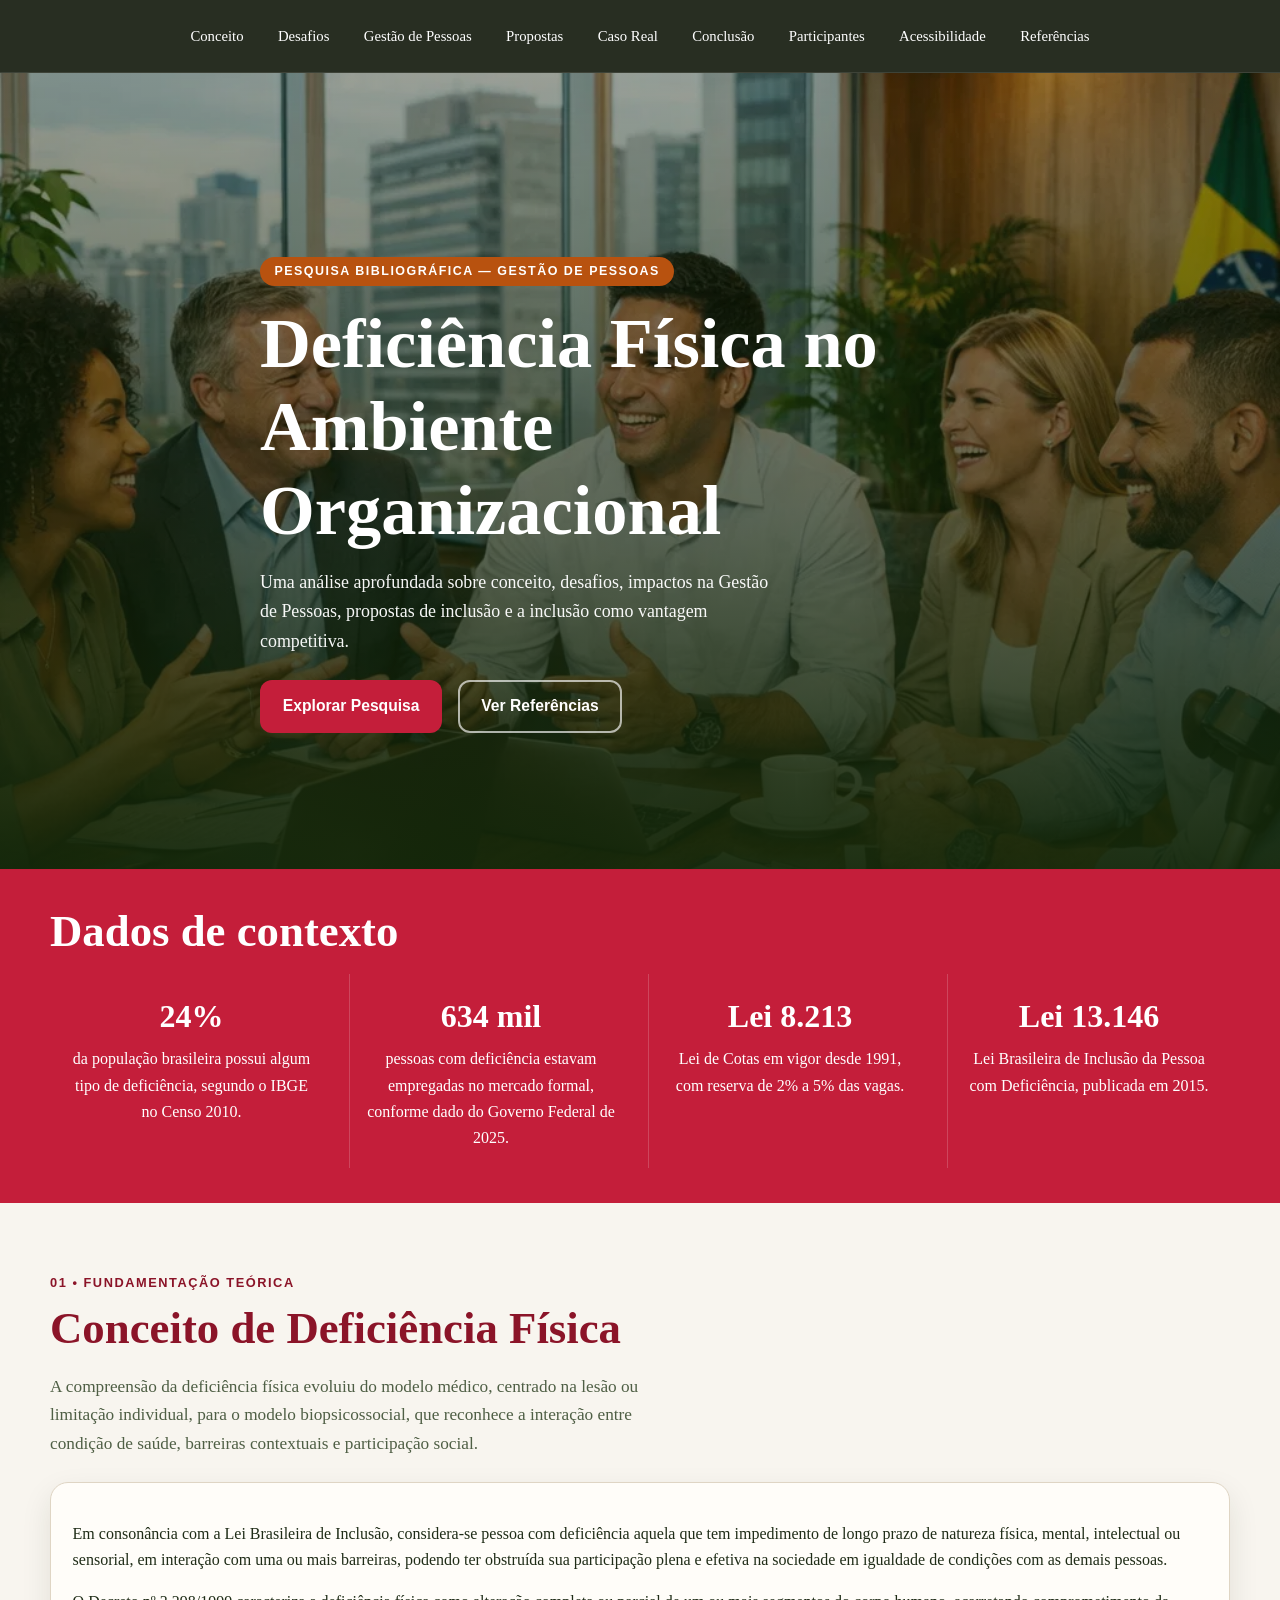
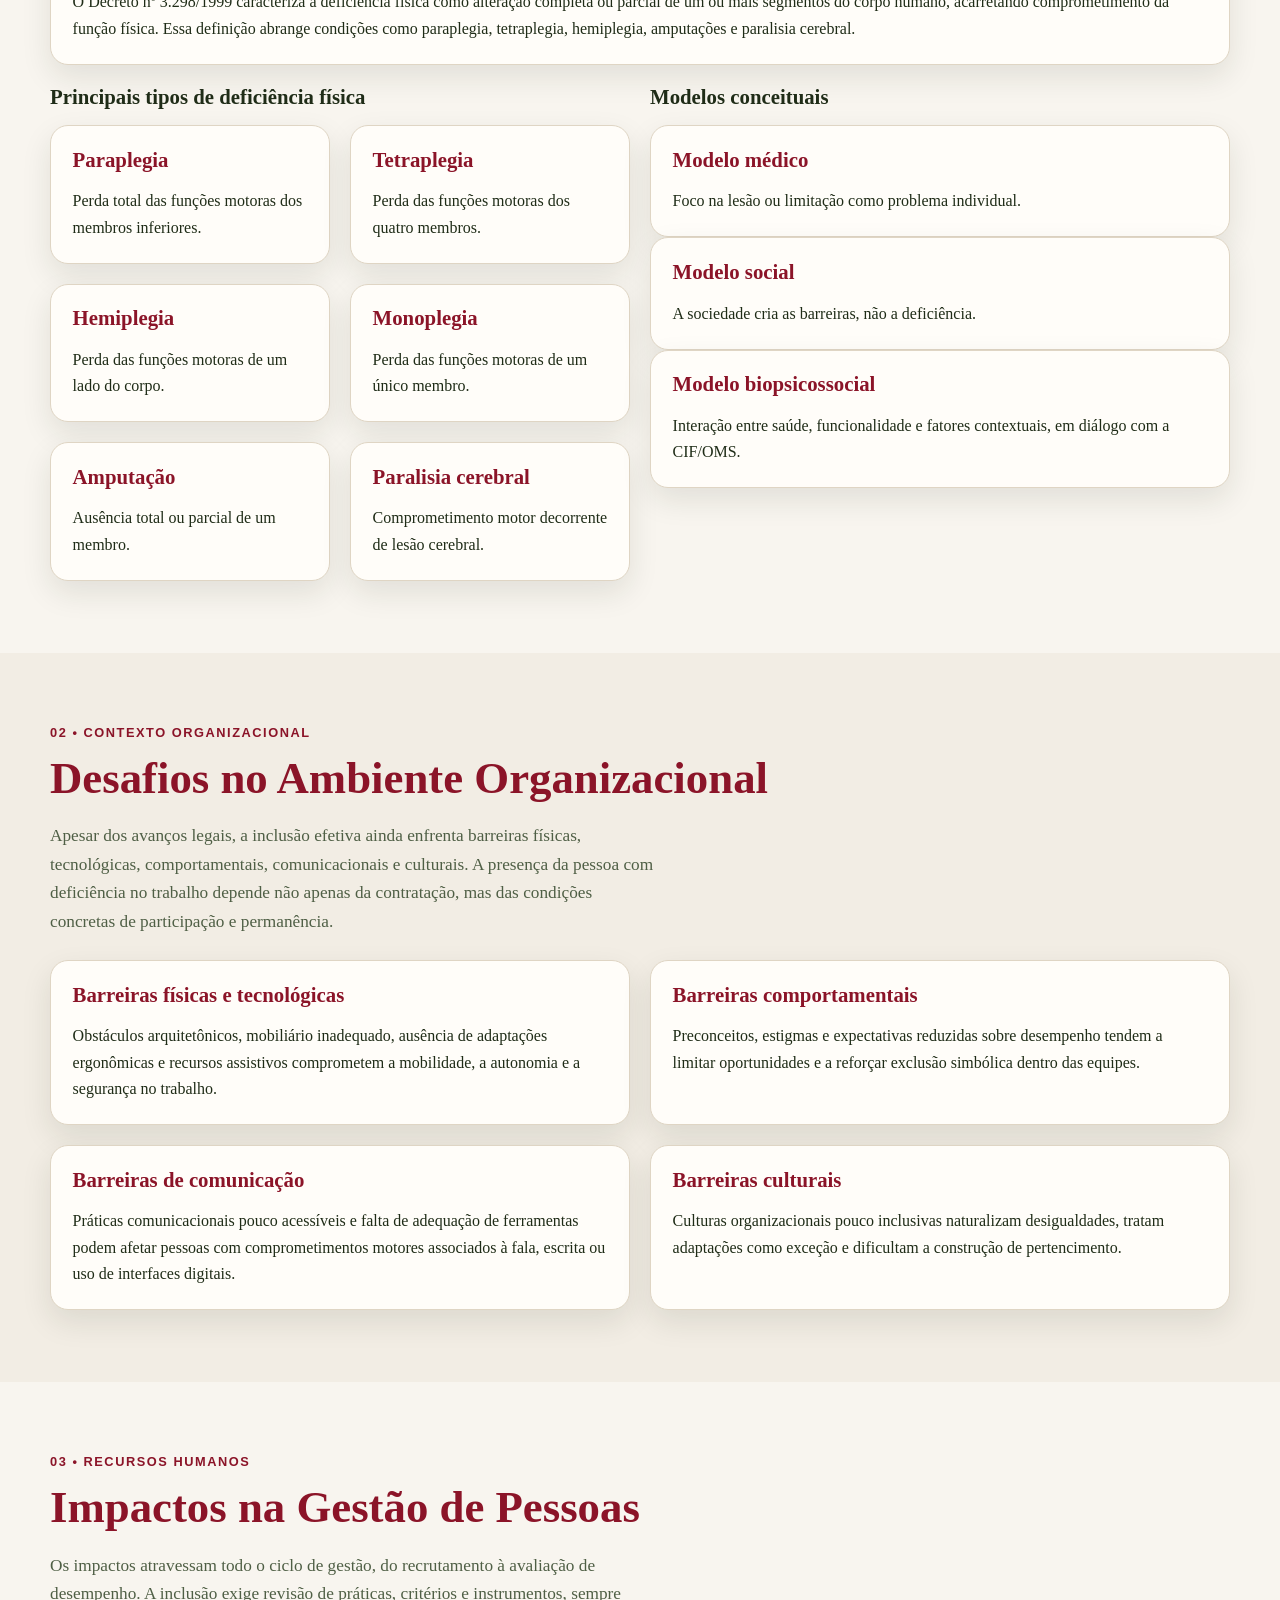
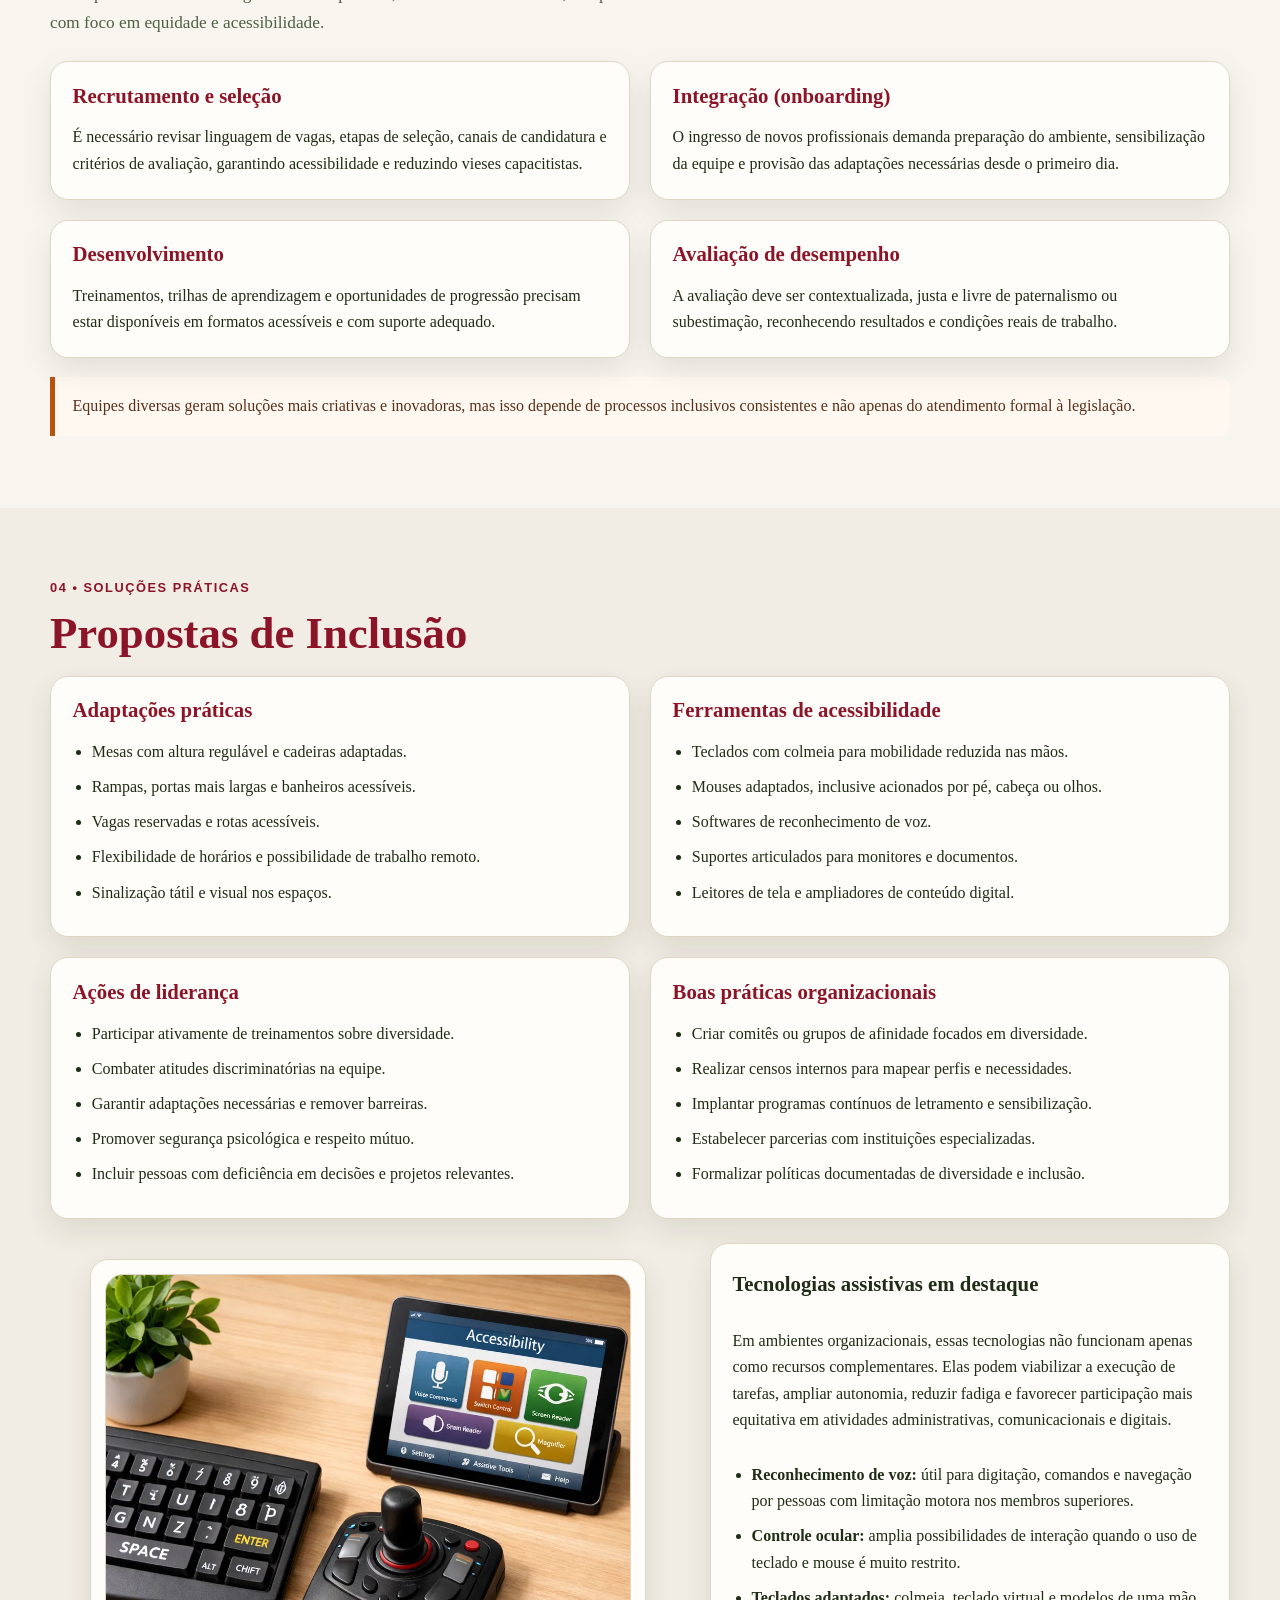
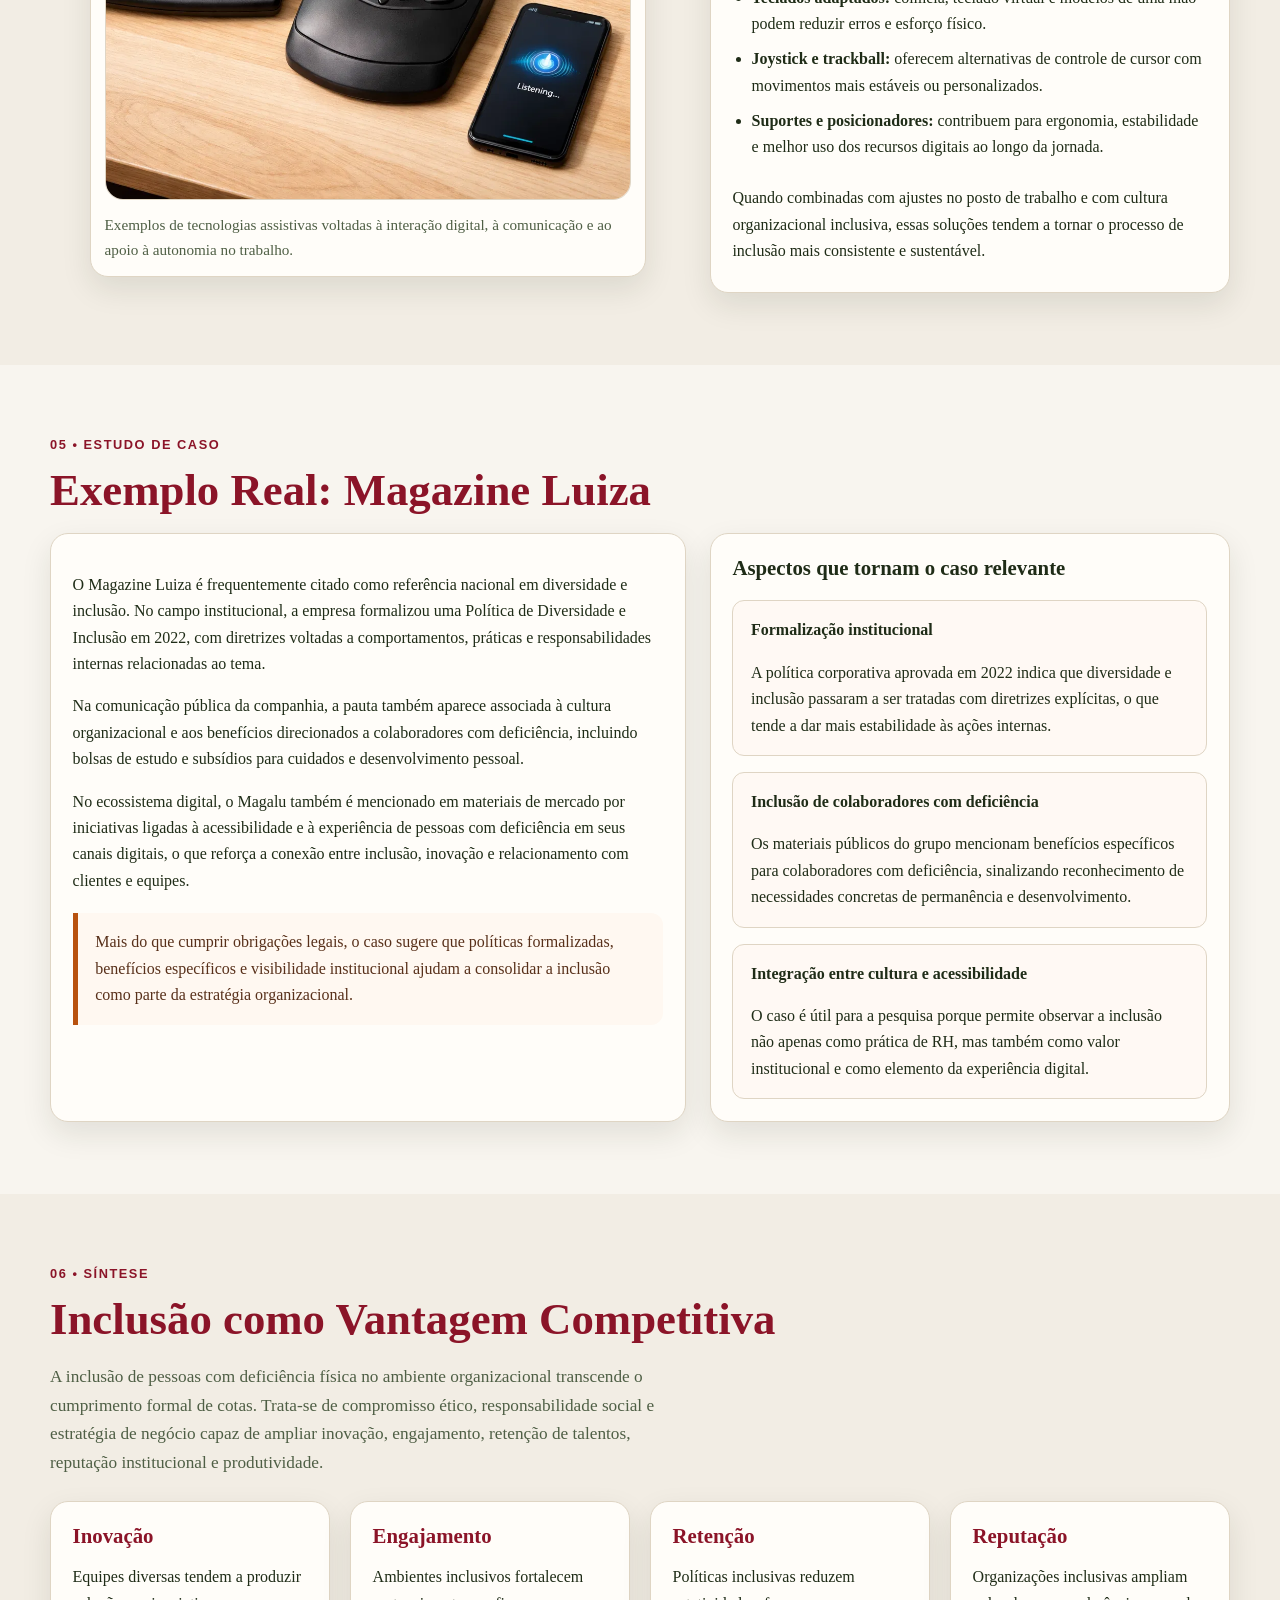
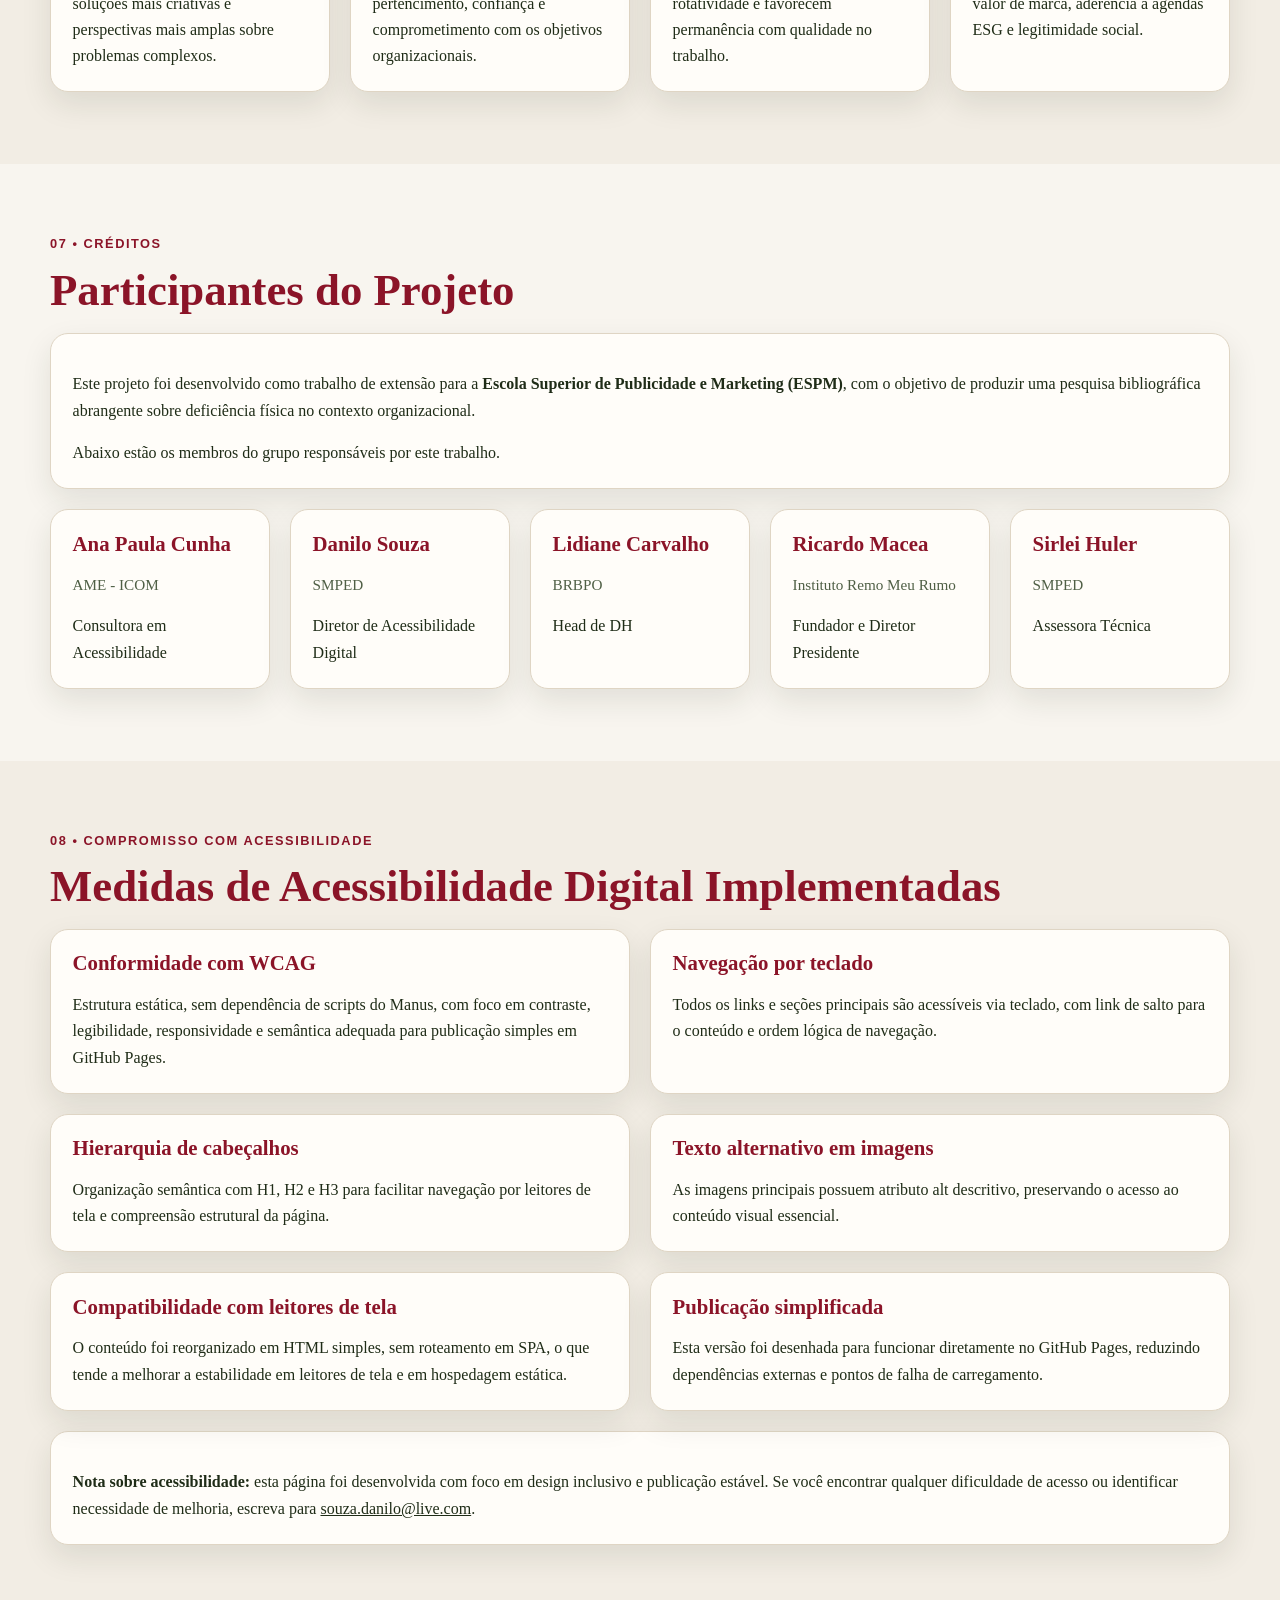
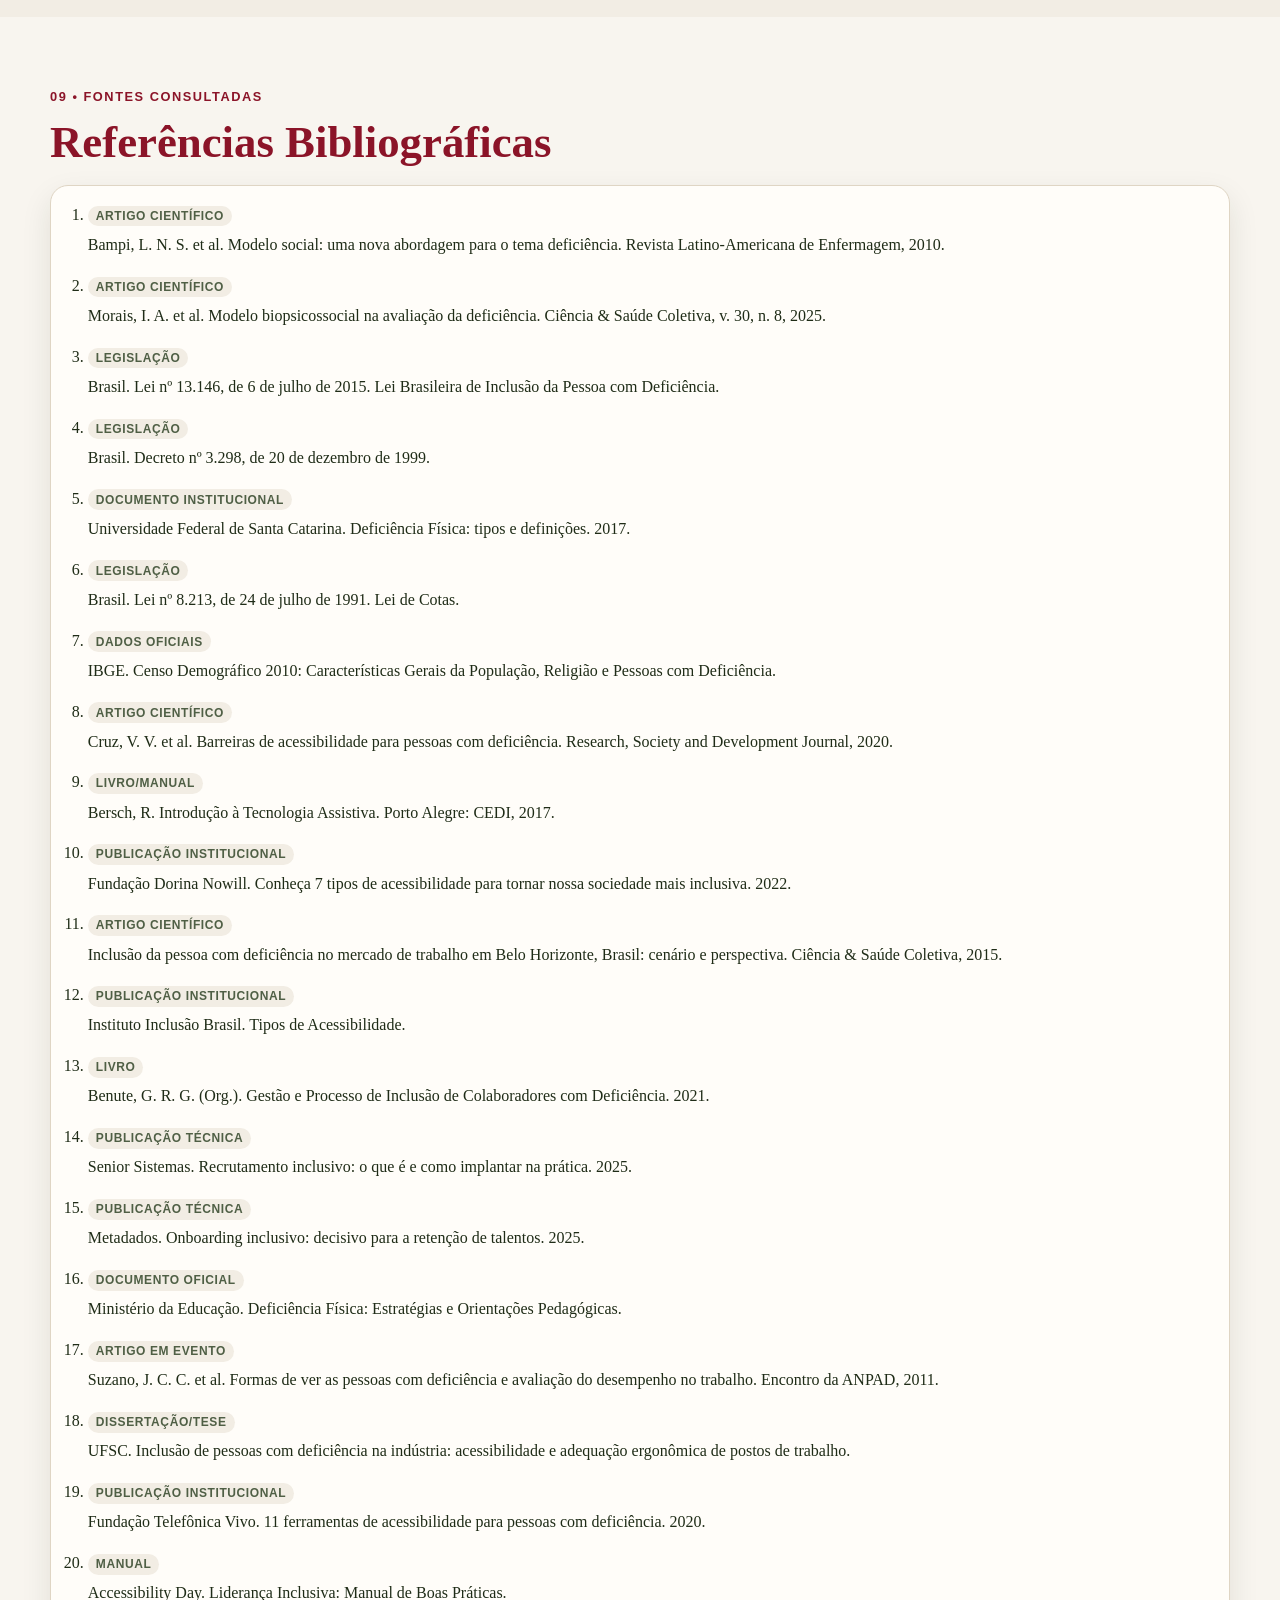
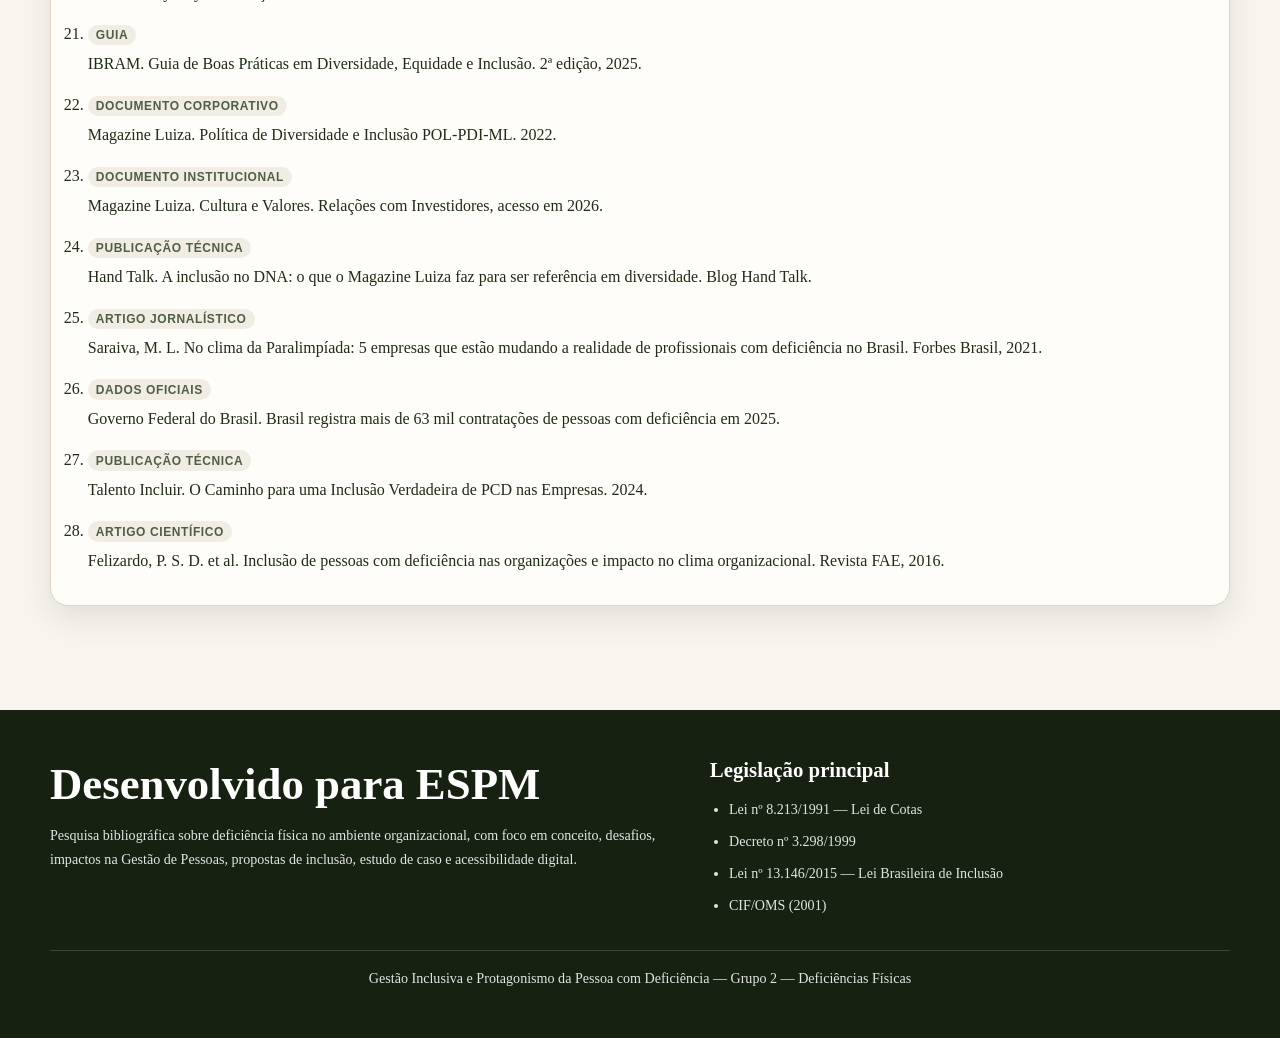
<file: index.html>
<!DOCTYPE html>
<html lang="pt-BR">
<head>
  <meta charset="UTF-8" />
  <meta name="viewport" content="width=device-width, initial-scale=1.0" />
  <title>Deficiência Física no Ambiente Organizacional</title>
  <meta name="description" content="Pesquisa bibliográfica sobre deficiência física no contexto organizacional: conceito, desafios, impactos na Gestão de Pessoas, propostas de inclusão e vantagem competitiva." />
  <style>
    :root {
      --bg: #f8f5ef;
      --surface: #fffdf9;
      --surface-2: #f2ede4;
      --text: #1f2c17;
      --muted: #4f5f45;
      --primary: #8b1428;
      --primary-2: #c41e3a;
      --accent: #8e3a07;
      --accent-2: #b8520f;
      --line: #dfd5c4;
      --ok: #214d2d;
      --shadow: 0 12px 30px rgba(31, 44, 23, 0.10);
      --radius: 18px;
      --radius-sm: 12px;
      --max: 1180px;
      --focus: #0b57d0;
      --focus-offset: 3px;
      --header-height: 72px;
    }

    * { box-sizing: border-box; }
    html { scroll-behavior: smooth; }
    @media (prefers-reduced-motion: reduce) {
      html { scroll-behavior: auto; }
      *, *::before, *::after {
        animation-duration: 0.01ms !important;
        animation-iteration-count: 1 !important;
        transition-duration: 0.01ms !important;
      }
    }

    body {
      margin: 0;
      font-family: Georgia, "Times New Roman", serif;
      color: var(--text);
      background: var(--bg);
      line-height: 1.65;
    }

    img { max-width: 100%; height: auto; display: block; }
    a { color: inherit; }
    .container { width: min(var(--max), calc(100% - 2rem)); margin: 0 auto; }

    a:focus-visible,
    button:focus-visible,
    [tabindex]:focus-visible {
      outline: 3px solid var(--focus);
      outline-offset: var(--focus-offset);
      border-radius: 6px;
    }

    .skip-link {
      position: absolute;
      left: -9999px;
      top: auto;
      width: 1px;
      height: 1px;
      overflow: hidden;
    }

    .visually-hidden {
      position: absolute;
      width: 1px;
      height: 1px;
      padding: 0;
      margin: -1px;
      overflow: hidden;
      clip: rect(0, 0, 0, 0);
      white-space: nowrap;
      border: 0;
    }
    .skip-link:focus {
      left: 1rem;
      top: 1rem;
      width: auto;
      height: auto;
      padding: .75rem 1rem;
      background: #fff;
      color: #000;
      z-index: 1000;
      border: 2px solid #000;
    }

    header {
      position: sticky;
      top: 0;
      z-index: 100;
      backdrop-filter: blur(10px);
      background: rgba(22, 29, 17, 0.92);
      border-bottom: 1px solid rgba(255,255,255,.10);
    }

    .nav {
      display: flex;
      align-items: center;
      justify-content: center;
      gap: 1rem;
      min-height: var(--header-height);
    }

    nav ul {
      list-style: none;
      display: flex;
      flex-wrap: wrap;
      gap: .75rem;
      padding: 0;
      margin: 0;
    }

    nav a {
      text-decoration: none;
      color: #fff;
      font-size: .92rem;
      padding: .45rem .7rem;
      border-radius: 999px;
    }

    nav a:hover,
    nav a:focus-visible {
      background: rgba(255,255,255,.12);
    }

    .hero {
      position: relative;
      min-height: 88vh;
      display: flex;
      align-items: end;
      color: #fff;
      overflow: clip;
      background: #162111;
      scroll-margin-top: calc(var(--header-height) + 16px);
    }

    .hero::before {
      content: "";
      position: absolute;
      inset: 0;
      background: linear-gradient(to top, rgba(20, 40, 10, .94) 0%, rgba(20, 40, 10, .55) 45%, rgba(20,40,10,.25) 100%);
      z-index: 1;
      pointer-events: none;
    }

    .hero-bg {
      position: absolute;
      inset: 0;
      z-index: 0;
    }

    .hero-bg img {
      width: 100%;
      height: 100%;
      object-fit: cover;
      object-position: center 30%;
      filter: brightness(.8);
    }

    .hero-media-sr {
      position: absolute;
      width: 1px;
      height: 1px;
      padding: 0;
      margin: -1px;
      overflow: hidden;
      clip: rect(0, 0, 0, 0);
      white-space: nowrap;
      border: 0;
    }

    .hero-inner {
      position: relative;
      z-index: 1;
      padding: 7rem 0 4rem;
      max-width: 760px;
    }

    .eyebrow {
      display: inline-block;
      margin-bottom: 1rem;
      padding: .45rem .9rem;
      border-radius: 999px;
      background: var(--accent-2);
      color: #fff;
      text-transform: uppercase;
      letter-spacing: .12em;
      font: 700 .78rem/1.2 Arial, Helvetica, sans-serif;
    }

    h1, h2, h3 { line-height: 1.18; margin: 0 0 1rem; }
    h1 { font-size: clamp(2.4rem, 6vw, 4.4rem); }
    h2 { font-size: clamp(1.8rem, 4vw, 2.8rem); color: var(--primary); }
    h3 { font-size: 1.3rem; color: var(--text); }

    .hero .highlight { color: #fff; }
    .hero p {
      font-size: 1.12rem;
      max-width: 58ch;
      margin: 0 0 1.5rem;
      color: rgba(255,255,255,.96);
    }

    .actions { display: flex; gap: 1rem; flex-wrap: wrap; }
    .button {
      display: inline-block;
      text-decoration: none;
      border-radius: 12px;
      padding: .95rem 1.3rem;
      font: 700 .98rem/1.2 Arial, Helvetica, sans-serif;
      border: 2px solid transparent;
    }
    .button-primary { background: var(--primary-2); color: #fff; }
    .button-secondary { border-color: rgba(255,255,255,.65); color: #fff; }
    .button:hover,
    .button:focus-visible { filter: brightness(1.03); }

    .stats {
      background: var(--primary-2);
      color: #fff;
      padding: 2.2rem 0;
      scroll-margin-top: calc(var(--header-height) + 16px);
    }
    .stats-grid {
      display: grid;
      grid-template-columns: repeat(4, minmax(0, 1fr));
      gap: 1rem;
      list-style: none;
      margin: 0;
      padding: 0;
    }
    .stat {
      text-align: center;
      padding: 1rem;
      border-left: 1px solid rgba(255,255,255,.18);
    }
    .stat:first-child { border-left: none; }
    .stat strong {
      display: block;
      font-size: 2rem;
      margin-bottom: .25rem;
    }

    main section {
      padding: 4.5rem 0;
      scroll-margin-top: calc(var(--header-height) + 16px);
      position: relative;
      transition: outline-color .2s ease, background-color .2s ease;
    }

    main section:target,
    main section:focus-within {
      outline: 3px solid rgba(11, 87, 208, 0.35);
      outline-offset: -3px;
    }
    .section-kicker {
      color: #8b1428;
      text-transform: uppercase;
      letter-spacing: .12em;
      font: 700 .8rem/1.2 Arial, Helvetica, sans-serif;
      margin-bottom: .75rem;
    }

    .lead {
      font-size: 1.08rem;
      color: var(--muted);
      max-width: 70ch;
      margin-bottom: 1.5rem;
    }

    grid-1,
    .grid-2, .grid-3, .grid-4, .grid-5 {
      display: grid;
      gap: 1.25rem;
    }
    .grid-1 { grid-template-columns: 1fr; }
    .grid-2 { grid-template-columns: repeat(2, minmax(0, 1fr)); }
    .grid-3 { grid-template-columns: repeat(3, minmax(0, 1fr)); }
    .grid-4 { grid-template-columns: repeat(4, minmax(0, 1fr)); }
    .grid-5 { grid-template-columns: repeat(5, minmax(0, 1fr)); }

    .card {
      background: var(--surface);
      border: 1px solid var(--line);
      border-radius: var(--radius);
      padding: 1.35rem;
      box-shadow: var(--shadow);
    }

    .card p:last-child,
    .card ul:last-child { margin-bottom: 0; }

    .types .card h3,
    .models .card h3,
    .barriers .card h3,
    .rh .card h3,
    .props .card h3,
    .impact .card h3,
    .participants .card h3,
    .accessibility .card h3 {
      color: var(--primary);
    }

    .list-check,
    .list-ref {
      padding-left: 1.2rem;
      margin: .75rem 0 0;
    }

    .list-check li,
    .list-ref li { margin-bottom: .55rem; }

    .quote {
      border-left: 5px solid var(--accent-2);
      background: #fff8f1;
      padding: 1rem 1.1rem;
      border-radius: 0 var(--radius-sm) var(--radius-sm) 0;
      margin-top: 1.2rem;
      color: #58301a;
    }

    .case-layout,
    .assistive-layout {
      display: grid;
      grid-template-columns: 1.1fr .9fr;
      gap: 1.5rem;
      align-items: stretch;
    }

    .image-card {
      padding: .85rem;
    }

    .image-card img {
      width: 100%;
      border-radius: var(--radius);
      border: 1px solid var(--line);
    }

    .assistive-text {
      display: flex;
      flex-direction: column;
      justify-content: center;
    }

    .case-highlight {
      display: grid;
      gap: 1rem;
      margin-top: 1.25rem;
    }

    .case-point {
      padding: 1rem 1.1rem;
      border: 1px solid var(--line);
      border-radius: var(--radius-sm);
      background: #fff9f4;
    }

    .references .card {
      padding: 1rem 1.1rem;
    }

    .references ol {
      margin: 0;
      padding-left: 1.2rem;
    }
    .references li { margin-bottom: .9rem; }
    .references .type {
      display: inline-block;
      margin-bottom: .35rem;
      padding: .2rem .5rem;
      border-radius: 999px;
      background: var(--surface-2);
      color: var(--muted);
      font: 700 .75rem/1.2 Arial, Helvetica, sans-serif;
      text-transform: uppercase;
      letter-spacing: .05em;
    }

    footer {
      background: #162111;
      color: #fff;
      padding: 3rem 0;
      margin-top: 2rem;
    }

    .footer-grid {
      display: grid;
      grid-template-columns: 1.1fr .9fr;
      gap: 1.5rem;
      align-items: start;
    }

    .footer-course {
      text-align: center;
      margin-top: 1.5rem;
      padding-top: 1rem;
      border-top: 1px solid rgba(255,255,255,.16);
    }

    .small { font-size: .95rem; color: var(--muted); }
    .footer-small { font-size: .88rem; color: rgba(255,255,255,.88); }

    @media (max-width: 960px) {
      .grid-4, .grid-5 { grid-template-columns: repeat(2, minmax(0, 1fr)); }
      .grid-3, .grid-2, .case-layout, .assistive-layout, .footer-grid { grid-template-columns: 1fr; }
      .stats-grid { grid-template-columns: repeat(2, minmax(0, 1fr)); }
      .stat { border-left: none; border-top: 1px solid rgba(255,255,255,.18); }
      .stat:nth-child(-n+2) { border-top: none; }
    }

    @media (max-width: 640px) {
      .grid-4, .grid-5, .stats-grid { grid-template-columns: 1fr; }
      .hero-inner { padding-top: 6rem; }
      .nav { padding: .8rem 0; }
      nav ul { gap: .35rem; }
      nav a { font-size: .86rem; padding: .38rem .55rem; }
    }
  </style>
</head>
<body>
  <a class="skip-link" href="#conteudo">Pular para o conteúdo principal</a>

  <header>
    <div class="container nav">
      <nav aria-label="Seções principais">
        <ul>
          <li><a href="#conceito">Conceito</a></li>
          <li><a href="#desafios">Desafios</a></li>
          <li><a href="#gestao">Gestão de Pessoas</a></li>
          <li><a href="#propostas">Propostas</a></li>
          <li><a href="#caso-real">Caso Real</a></li>
          <li><a href="#conclusao">Conclusão</a></li>
          <li><a href="#participantes">Participantes</a></li>
          <li><a href="#acessibilidade">Acessibilidade</a></li>
          <li><a href="#referencias">Referências</a></li>
        </ul>
      </nav>
    </div>
  </header>

  <main id="conteudo" tabindex="-1">
    <section class="hero" id="inicio" aria-labelledby="titulo-principal">
        <div class="hero-media-sr">
          <img src="team-diversity-cNm5fb8bU3eVrFQR5akBMq.webp" alt="Profissionais em ambiente corporativo, reunidos em torno de uma mesa, em uma cena de colaboração e diálogo no trabalho." />
        </div>
        <div class="hero-bg" aria-hidden="true">
          <img src="team-diversity-cNm5fb8bU3eVrFQR5akBMq.webp" alt="" />
        </div>
        <div class="container hero-inner">
        <div class="eyebrow">Pesquisa bibliográfica — Gestão de Pessoas</div>
        <h1 id="titulo-principal">Deficiência Física no<br><span class="highlight">Ambiente Organizacional</span></h1>
        <p>Uma análise aprofundada sobre conceito, desafios, impactos na Gestão de Pessoas, propostas de inclusão e a inclusão como vantagem competitiva.</p>
        <div class="actions">
          <a class="button button-primary" href="#conceito">Explorar Pesquisa</a>
          <a class="button button-secondary" href="#referencias">Ver Referências</a>
        </div>
      </div>
    </section>

    <section class="stats" aria-labelledby="dados-contexto-regiao">
      <div class="container">
        <div class="visually-hidden" id="dados-contexto-regiao">Dados iniciais da pesquisa</div>
        <h2 id="dados-contexto-titulo" style="color:#fff; margin-bottom:1rem;">Dados de contexto</h2>
        <ul class="stats-grid">
          <li class="stat"><strong>24%</strong><span>da população brasileira possui algum tipo de deficiência, segundo o IBGE no Censo 2010.</span></li>
          <li class="stat"><strong>634 mil</strong><span>pessoas com deficiência estavam empregadas no mercado formal, conforme dado do Governo Federal de 2025.</span></li>
          <li class="stat"><strong>Lei 8.213</strong><span>Lei de Cotas em vigor desde 1991, com reserva de 2% a 5% das vagas.</span></li>
          <li class="stat"><strong>Lei 13.146</strong><span>Lei Brasileira de Inclusão da Pessoa com Deficiência, publicada em 2015.</span></li>
        </ul>
      </div>
    </section>

    <section id="conceito" aria-labelledby="conceito-regiao">
    <div class="container">
    <div class="section-kicker" id="conceito-regiao">01 • Fundamentação teórica</div>
    <h2 id="conceito-titulo">Conceito de Deficiência Física</h2>
        <p class="lead">A compreensão da deficiência física evoluiu do modelo médico, centrado na lesão ou limitação individual, para o modelo biopsicossocial, que reconhece a interação entre condição de saúde, barreiras contextuais e participação social.</p>

        <div class="card" style="margin-bottom: 1.25rem;">
          <p>Em consonância com a Lei Brasileira de Inclusão, considera-se pessoa com deficiência aquela que tem impedimento de longo prazo de natureza física, mental, intelectual ou sensorial, em interação com uma ou mais barreiras, podendo ter obstruída sua participação plena e efetiva na sociedade em igualdade de condições com as demais pessoas.</p>
          <p>O Decreto nº 3.298/1999 caracteriza a deficiência física como alteração completa ou parcial de um ou mais segmentos do corpo humano, acarretando comprometimento da função física. Essa definição abrange condições como paraplegia, tetraplegia, hemiplegia, amputações e paralisia cerebral.</p>
        </div>

        <div class="grid-2">
          <div>
            <h3>Principais tipos de deficiência física</h3>
            <div class="grid-2 types">
              <article class="card"><h3>Paraplegia</h3><p>Perda total das funções motoras dos membros inferiores.</p></article>
              <article class="card"><h3>Tetraplegia</h3><p>Perda das funções motoras dos quatro membros.</p></article>
              <article class="card"><h3>Hemiplegia</h3><p>Perda das funções motoras de um lado do corpo.</p></article>
              <article class="card"><h3>Monoplegia</h3><p>Perda das funções motoras de um único membro.</p></article>
              <article class="card"><h3>Amputação</h3><p>Ausência total ou parcial de um membro.</p></article>
              <article class="card"><h3>Paralisia cerebral</h3><p>Comprometimento motor decorrente de lesão cerebral.</p></article>
            </div>
          </div>

          <div>
            <h3>Modelos conceituais</h3>
            <div class="models grid-1">
              <article class="card"><h3>Modelo médico</h3><p>Foco na lesão ou limitação como problema individual.</p></article>
              <article class="card"><h3>Modelo social</h3><p>A sociedade cria as barreiras, não a deficiência.</p></article>
              <article class="card"><h3>Modelo biopsicossocial</h3><p>Interação entre saúde, funcionalidade e fatores contextuais, em diálogo com a CIF/OMS.</p></article>
            </div>
          </div>
        </div>
      </div>
    </section>

    <section id="desafios" aria-labelledby="desafios-regiao" style="background: var(--surface-2);">
      <div class="container">
        <div class="section-kicker" id="desafios-regiao">02 • Contexto organizacional</div>
        <h2 id="desafios-titulo">Desafios no Ambiente Organizacional</h2>
        <p class="lead">Apesar dos avanços legais, a inclusão efetiva ainda enfrenta barreiras físicas, tecnológicas, comportamentais, comunicacionais e culturais. A presença da pessoa com deficiência no trabalho depende não apenas da contratação, mas das condições concretas de participação e permanência.</p>

        <div class="grid-2 barriers">
          <article class="card">
            <h3>Barreiras físicas e tecnológicas</h3>
            <p>Obstáculos arquitetônicos, mobiliário inadequado, ausência de adaptações ergonômicas e recursos assistivos comprometem a mobilidade, a autonomia e a segurança no trabalho.</p>
          </article>
          <article class="card">
            <h3>Barreiras comportamentais</h3>
            <p>Preconceitos, estigmas e expectativas reduzidas sobre desempenho tendem a limitar oportunidades e a reforçar exclusão simbólica dentro das equipes.</p>
          </article>
          <article class="card">
            <h3>Barreiras de comunicação</h3>
            <p>Práticas comunicacionais pouco acessíveis e falta de adequação de ferramentas podem afetar pessoas com comprometimentos motores associados à fala, escrita ou uso de interfaces digitais.</p>
          </article>
          <article class="card">
            <h3>Barreiras culturais</h3>
            <p>Culturas organizacionais pouco inclusivas naturalizam desigualdades, tratam adaptações como exceção e dificultam a construção de pertencimento.</p>
          </article>
        </div>
      </div>
    </section>

    <section id="gestao" aria-labelledby="gestao-regiao">
      <div class="container">
        <div class="section-kicker" id="gestao-regiao">03 • Recursos humanos</div>
        <h2 id="gestao-titulo">Impactos na Gestão de Pessoas</h2>
        <p class="lead">Os impactos atravessam todo o ciclo de gestão, do recrutamento à avaliação de desempenho. A inclusão exige revisão de práticas, critérios e instrumentos, sempre com foco em equidade e acessibilidade.</p>

        <div class="grid-2 rh">
          <article class="card">
            <h3>Recrutamento e seleção</h3>
            <p>É necessário revisar linguagem de vagas, etapas de seleção, canais de candidatura e critérios de avaliação, garantindo acessibilidade e reduzindo vieses capacitistas.</p>
          </article>
          <article class="card">
            <h3>Integração (onboarding)</h3>
            <p>O ingresso de novos profissionais demanda preparação do ambiente, sensibilização da equipe e provisão das adaptações necessárias desde o primeiro dia.</p>
          </article>
          <article class="card">
            <h3>Desenvolvimento</h3>
            <p>Treinamentos, trilhas de aprendizagem e oportunidades de progressão precisam estar disponíveis em formatos acessíveis e com suporte adequado.</p>
          </article>
          <article class="card">
            <h3>Avaliação de desempenho</h3>
            <p>A avaliação deve ser contextualizada, justa e livre de paternalismo ou subestimação, reconhecendo resultados e condições reais de trabalho.</p>
          </article>
        </div>

        <div class="quote">Equipes diversas geram soluções mais criativas e inovadoras, mas isso depende de processos inclusivos consistentes e não apenas do atendimento formal à legislação.</div>
      </div>
    </section>

    <section id="propostas" aria-labelledby="propostas-regiao" style="background: var(--surface-2);">
      <div class="container">
        <div class="section-kicker" id="propostas-regiao">04 • Soluções práticas</div>
        <h2 id="propostas-titulo">Propostas de Inclusão</h2>
        <div class="grid-2 props">
          <article class="card">
            <h3>Adaptações práticas</h3>
            <ul class="list-check">
              <li>Mesas com altura regulável e cadeiras adaptadas.</li>
              <li>Rampas, portas mais largas e banheiros acessíveis.</li>
              <li>Vagas reservadas e rotas acessíveis.</li>
              <li>Flexibilidade de horários e possibilidade de trabalho remoto.</li>
              <li>Sinalização tátil e visual nos espaços.</li>
            </ul>
          </article>
          <article class="card">
            <h3>Ferramentas de acessibilidade</h3>
            <ul class="list-check">
              <li>Teclados com colmeia para mobilidade reduzida nas mãos.</li>
              <li>Mouses adaptados, inclusive acionados por pé, cabeça ou olhos.</li>
              <li>Softwares de reconhecimento de voz.</li>
              <li>Suportes articulados para monitores e documentos.</li>
              <li>Leitores de tela e ampliadores de conteúdo digital.</li>
            </ul>
          </article>
          <article class="card">
            <h3>Ações de liderança</h3>
            <ul class="list-check">
              <li>Participar ativamente de treinamentos sobre diversidade.</li>
              <li>Combater atitudes discriminatórias na equipe.</li>
              <li>Garantir adaptações necessárias e remover barreiras.</li>
              <li>Promover segurança psicológica e respeito mútuo.</li>
              <li>Incluir pessoas com deficiência em decisões e projetos relevantes.</li>
            </ul>
          </article>
          <article class="card">
            <h3>Boas práticas organizacionais</h3>
            <ul class="list-check">
              <li>Criar comitês ou grupos de afinidade focados em diversidade.</li>
              <li>Realizar censos internos para mapear perfis e necessidades.</li>
              <li>Implantar programas contínuos de letramento e sensibilização.</li>
              <li>Estabelecer parcerias com instituições especializadas.</li>
              <li>Formalizar políticas documentadas de diversidade e inclusão.</li>
            </ul>
          </article>
        </div>

        <div class="assistive-layout" style="margin-top: 1.5rem;">
          <figure class="card image-card">
            <img src="accessibility-tech-jDmr6bfsBk3MWQFjrRbHq6.webp" alt="Tecnologias assistivas sobre uma mesa, como teclado adaptado, joystick, tablet com recursos de acessibilidade e smartphone com comando por voz." />
            <figcaption class="small" style="margin-top:.75rem;">Exemplos de tecnologias assistivas voltadas à interação digital, à comunicação e ao apoio à autonomia no trabalho.</figcaption>
          </figure>
          <article class="card assistive-text">
            <h3>Tecnologias assistivas em destaque</h3>
            <p>Em ambientes organizacionais, essas tecnologias não funcionam apenas como recursos complementares. Elas podem viabilizar a execução de tarefas, ampliar autonomia, reduzir fadiga e favorecer participação mais equitativa em atividades administrativas, comunicacionais e digitais.</p>
            <ul class="list-check">
              <li><strong>Reconhecimento de voz:</strong> útil para digitação, comandos e navegação por pessoas com limitação motora nos membros superiores.</li>
              <li><strong>Controle ocular:</strong> amplia possibilidades de interação quando o uso de teclado e mouse é muito restrito.</li>
              <li><strong>Teclados adaptados:</strong> colmeia, teclado virtual e modelos de uma mão podem reduzir erros e esforço físico.</li>
              <li><strong>Joystick e trackball:</strong> oferecem alternativas de controle de cursor com movimentos mais estáveis ou personalizados.</li>
              <li><strong>Suportes e posicionadores:</strong> contribuem para ergonomia, estabilidade e melhor uso dos recursos digitais ao longo da jornada.</li>
            </ul>
            <p>Quando combinadas com ajustes no posto de trabalho e com cultura organizacional inclusiva, essas soluções tendem a tornar o processo de inclusão mais consistente e sustentável.</p>
          </article>
        </div>
      </div>
    </section>

    <section id="caso-real" aria-labelledby="caso-real-regiao">
      <div class="container">
        <div class="section-kicker" id="caso-real-regiao">05 • Estudo de caso</div>
        <h2 id="caso-real-titulo">Exemplo Real: Magazine Luiza</h2>
        <div class="case-layout">
          <article class="card">
            <p>O Magazine Luiza é frequentemente citado como referência nacional em diversidade e inclusão. No campo institucional, a empresa formalizou uma Política de Diversidade e Inclusão em 2022, com diretrizes voltadas a comportamentos, práticas e responsabilidades internas relacionadas ao tema.</p>
            <p>Na comunicação pública da companhia, a pauta também aparece associada à cultura organizacional e aos benefícios direcionados a colaboradores com deficiência, incluindo bolsas de estudo e subsídios para cuidados e desenvolvimento pessoal.</p>
            <p>No ecossistema digital, o Magalu também é mencionado em materiais de mercado por iniciativas ligadas à acessibilidade e à experiência de pessoas com deficiência em seus canais digitais, o que reforça a conexão entre inclusão, inovação e relacionamento com clientes e equipes.</p>
            <div class="quote">Mais do que cumprir obrigações legais, o caso sugere que políticas formalizadas, benefícios específicos e visibilidade institucional ajudam a consolidar a inclusão como parte da estratégia organizacional.</div>
          </article>

          <article class="card">
            <h3>Aspectos que tornam o caso relevante</h3>
            <div class="case-highlight">
              <div class="case-point">
                <strong>Formalização institucional</strong>
                <p>A política corporativa aprovada em 2022 indica que diversidade e inclusão passaram a ser tratadas com diretrizes explícitas, o que tende a dar mais estabilidade às ações internas.</p>
              </div>
              <div class="case-point">
                <strong>Inclusão de colaboradores com deficiência</strong>
                <p>Os materiais públicos do grupo mencionam benefícios específicos para colaboradores com deficiência, sinalizando reconhecimento de necessidades concretas de permanência e desenvolvimento.</p>
              </div>
              <div class="case-point">
                <strong>Integração entre cultura e acessibilidade</strong>
                <p>O caso é útil para a pesquisa porque permite observar a inclusão não apenas como prática de RH, mas também como valor institucional e como elemento da experiência digital.</p>
              </div>
            </div>
          </article>
        </div>
      </div>
    </section>

    <section id="conclusao" aria-labelledby="conclusao-regiao" style="background: var(--surface-2);">
      <div class="container">
        <div class="section-kicker" id="conclusao-regiao">06 • Síntese</div>
        <h2 id="conclusao-titulo">Inclusão como Vantagem Competitiva</h2>
        <p class="lead">A inclusão de pessoas com deficiência física no ambiente organizacional transcende o cumprimento formal de cotas. Trata-se de compromisso ético, responsabilidade social e estratégia de negócio capaz de ampliar inovação, engajamento, retenção de talentos, reputação institucional e produtividade.</p>

        <div class="grid-4 impact">
          <article class="card"><h3>Inovação</h3><p>Equipes diversas tendem a produzir soluções mais criativas e perspectivas mais amplas sobre problemas complexos.</p></article>
          <article class="card"><h3>Engajamento</h3><p>Ambientes inclusivos fortalecem pertencimento, confiança e comprometimento com os objetivos organizacionais.</p></article>
          <article class="card"><h3>Retenção</h3><p>Políticas inclusivas reduzem rotatividade e favorecem permanência com qualidade no trabalho.</p></article>
          <article class="card"><h3>Reputação</h3><p>Organizações inclusivas ampliam valor de marca, aderência a agendas ESG e legitimidade social.</p></article>
        </div>
      </div>
    </section>

    <section id="participantes" aria-labelledby="participantes-regiao">
      <div class="container">
        <div class="section-kicker" id="participantes-regiao">07 • Créditos</div>
        <h2 id="participantes-titulo">Participantes do Projeto</h2>
        <div class="card" style="margin-bottom: 1.25rem;">
          <p>Este projeto foi desenvolvido como trabalho de extensão para a <strong>Escola Superior de Publicidade e Marketing (ESPM)</strong>, com o objetivo de produzir uma pesquisa bibliográfica abrangente sobre deficiência física no contexto organizacional.</p>
          <p>Abaixo estão os membros do grupo responsáveis por este trabalho.</p>
        </div>

        <div class="grid-5 participants">
          <article class="card"><h3>Ana Paula Cunha</h3><p class="small">AME - ICOM</p><p>Consultora em Acessibilidade</p></article>
          <article class="card"><h3>Danilo Souza</h3><p class="small">SMPED</p><p>Diretor de Acessibilidade Digital</p></article>
          <article class="card"><h3>Lidiane Carvalho</h3><p class="small">BRBPO</p><p>Head de DH</p></article>
          <article class="card"><h3>Ricardo Macea</h3><p class="small">Instituto Remo Meu Rumo</p><p>Fundador e Diretor Presidente</p></article>
          <article class="card"><h3>Sirlei Huler</h3><p class="small">SMPED</p><p>Assessora Técnica</p></article>
        </div>
      </div>
    </section>

    <section id="acessibilidade" aria-labelledby="acessibilidade-regiao" style="background: var(--surface-2);">
      <div class="container accessibility">
        <div class="section-kicker" id="acessibilidade-regiao">08 • Compromisso com acessibilidade</div>
        <h2 id="acessibilidade-titulo">Medidas de Acessibilidade Digital Implementadas</h2>
        <div class="grid-2">
          <article class="card"><h3>Conformidade com WCAG</h3><p>Estrutura estática, sem dependência de scripts do Manus, com foco em contraste, legibilidade, responsividade e semântica adequada para publicação simples em GitHub Pages.</p></article>
          <article class="card"><h3>Navegação por teclado</h3><p>Todos os links e seções principais são acessíveis via teclado, com link de salto para o conteúdo e ordem lógica de navegação.</p></article>
          <article class="card"><h3>Hierarquia de cabeçalhos</h3><p>Organização semântica com H1, H2 e H3 para facilitar navegação por leitores de tela e compreensão estrutural da página.</p></article>
          <article class="card"><h3>Texto alternativo em imagens</h3><p>As imagens principais possuem atributo <span lang="en">alt</span> descritivo, preservando o acesso ao conteúdo visual essencial.</p></article>
          <article class="card"><h3>Compatibilidade com leitores de tela</h3><p>O conteúdo foi reorganizado em HTML simples, sem roteamento em SPA, o que tende a melhorar a estabilidade em leitores de tela e em hospedagem estática.</p></article>
          <article class="card"><h3>Publicação simplificada</h3><p>Esta versão foi desenhada para funcionar diretamente no GitHub Pages, reduzindo dependências externas e pontos de falha de carregamento.</p></article>
        </div>

        <div class="card" style="margin-top: 1.25rem;">
          <p><strong>Nota sobre acessibilidade:</strong> esta página foi desenvolvida com foco em design inclusivo e publicação estável. Se você encontrar qualquer dificuldade de acesso ou identificar necessidade de melhoria, escreva para <a href="mailto:souza.danilo@live.com">souza.danilo@live.com</a>.</p>
        </div>
      </div>
    </section>

    <section id="referencias" class="references" aria-labelledby="referencias-regiao">
      <div class="container">
        <div class="section-kicker" id="referencias-regiao">09 • Fontes consultadas</div>
        <h2 id="referencias-titulo">Referências Bibliográficas</h2>
        <div class="card">
          <ol>
            <li><span class="type">Artigo científico</span><br>Bampi, L. N. S. et al. Modelo social: uma nova abordagem para o tema deficiência. Revista Latino-Americana de Enfermagem, 2010.</li>
            <li><span class="type">Artigo científico</span><br>Morais, I. A. et al. Modelo biopsicossocial na avaliação da deficiência. Ciência &amp; Saúde Coletiva, v. 30, n. 8, 2025.</li>
            <li><span class="type">Legislação</span><br>Brasil. Lei nº 13.146, de 6 de julho de 2015. Lei Brasileira de Inclusão da Pessoa com Deficiência.</li>
            <li><span class="type">Legislação</span><br>Brasil. Decreto nº 3.298, de 20 de dezembro de 1999.</li>
            <li><span class="type">Documento institucional</span><br>Universidade Federal de Santa Catarina. Deficiência Física: tipos e definições. 2017.</li>
            <li><span class="type">Legislação</span><br>Brasil. Lei nº 8.213, de 24 de julho de 1991. Lei de Cotas.</li>
            <li><span class="type">Dados oficiais</span><br>IBGE. Censo Demográfico 2010: Características Gerais da População, Religião e Pessoas com Deficiência.</li>
            <li><span class="type">Artigo científico</span><br>Cruz, V. V. et al. Barreiras de acessibilidade para pessoas com deficiência. Research, Society and Development Journal, 2020.</li>
            <li><span class="type">Livro/manual</span><br>Bersch, R. Introdução à Tecnologia Assistiva. Porto Alegre: CEDI, 2017.</li>
            <li><span class="type">Publicação institucional</span><br>Fundação Dorina Nowill. Conheça 7 tipos de acessibilidade para tornar nossa sociedade mais inclusiva. 2022.</li>
            <li><span class="type">Artigo científico</span><br>Inclusão da pessoa com deficiência no mercado de trabalho em Belo Horizonte, Brasil: cenário e perspectiva. Ciência &amp; Saúde Coletiva, 2015.</li>
            <li><span class="type">Publicação institucional</span><br>Instituto Inclusão Brasil. Tipos de Acessibilidade.</li>
            <li><span class="type">Livro</span><br>Benute, G. R. G. (Org.). Gestão e Processo de Inclusão de Colaboradores com Deficiência. 2021.</li>
            <li><span class="type">Publicação técnica</span><br>Senior Sistemas. Recrutamento inclusivo: o que é e como implantar na prática. 2025.</li>
            <li><span class="type">Publicação técnica</span><br>Metadados. Onboarding inclusivo: decisivo para a retenção de talentos. 2025.</li>
            <li><span class="type">Documento oficial</span><br>Ministério da Educação. Deficiência Física: Estratégias e Orientações Pedagógicas.</li>
            <li><span class="type">Artigo em evento</span><br>Suzano, J. C. C. et al. Formas de ver as pessoas com deficiência e avaliação do desempenho no trabalho. Encontro da ANPAD, 2011.</li>
            <li><span class="type">Dissertação/tese</span><br>UFSC. Inclusão de pessoas com deficiência na indústria: acessibilidade e adequação ergonômica de postos de trabalho.</li>
            <li><span class="type">Publicação institucional</span><br>Fundação Telefônica Vivo. 11 ferramentas de acessibilidade para pessoas com deficiência. 2020.</li>
            <li><span class="type">Manual</span><br>Accessibility Day. Liderança Inclusiva: Manual de Boas Práticas.</li>
            <li><span class="type">Guia</span><br>IBRAM. Guia de Boas Práticas em Diversidade, Equidade e Inclusão. 2ª edição, 2025.</li>
            <li><span class="type">Documento corporativo</span><br>Magazine Luiza. Política de Diversidade e Inclusão POL-PDI-ML. 2022.</li>
            <li><span class="type">Documento institucional</span><br>Magazine Luiza. Cultura e Valores. Relações com Investidores, acesso em 2026.</li>
            <li><span class="type">Publicação técnica</span><br>Hand Talk. A inclusão no DNA: o que o Magazine Luiza faz para ser referência em diversidade. Blog Hand Talk.</li>
            <li><span class="type">Artigo jornalístico</span><br>Saraiva, M. L. No clima da Paralimpíada: 5 empresas que estão mudando a realidade de profissionais com deficiência no Brasil. Forbes Brasil, 2021.</li>
            <li><span class="type">Dados oficiais</span><br>Governo Federal do Brasil. Brasil registra mais de 63 mil contratações de pessoas com deficiência em 2025.</li>
            <li><span class="type">Publicação técnica</span><br>Talento Incluir. O Caminho para uma Inclusão Verdadeira de PCD nas Empresas. 2024.</li>
            <li><span class="type">Artigo científico</span><br>Felizardo, P. S. D. et al. Inclusão de pessoas com deficiência nas organizações e impacto no clima organizacional. Revista FAE, 2016.</li>
          </ol>
        </div>
      </div>
    </section>
  </main>

  <footer>
    <div class="container footer-grid">
      <div>
        <h2 style="color:#fff; margin-bottom:.75rem;">Desenvolvido para ESPM</h2>
        <p class="footer-small">Pesquisa bibliográfica sobre deficiência física no ambiente organizacional, com foco em conceito, desafios, impactos na Gestão de Pessoas, propostas de inclusão, estudo de caso e acessibilidade digital.</p>
      </div>
      <div>
        <h3 style="color:#fff;">Legislação principal</h3>
        <ul class="list-check footer-small">
          <li>Lei nº 8.213/1991 — Lei de Cotas</li>
          <li>Decreto nº 3.298/1999</li>
          <li>Lei nº 13.146/2015 — Lei Brasileira de Inclusão</li>
          <li>CIF/OMS (2001)</li>
        </ul>
      </div>
    </div>
    <div class="container footer-course">
      <p class="footer-small" style="margin:0;">Gestão Inclusiva e Protagonismo da Pessoa com Deficiência — Grupo 2 — Deficiências Físicas</p>
    </div>
  </footer>
</body>
</html>
</file>
